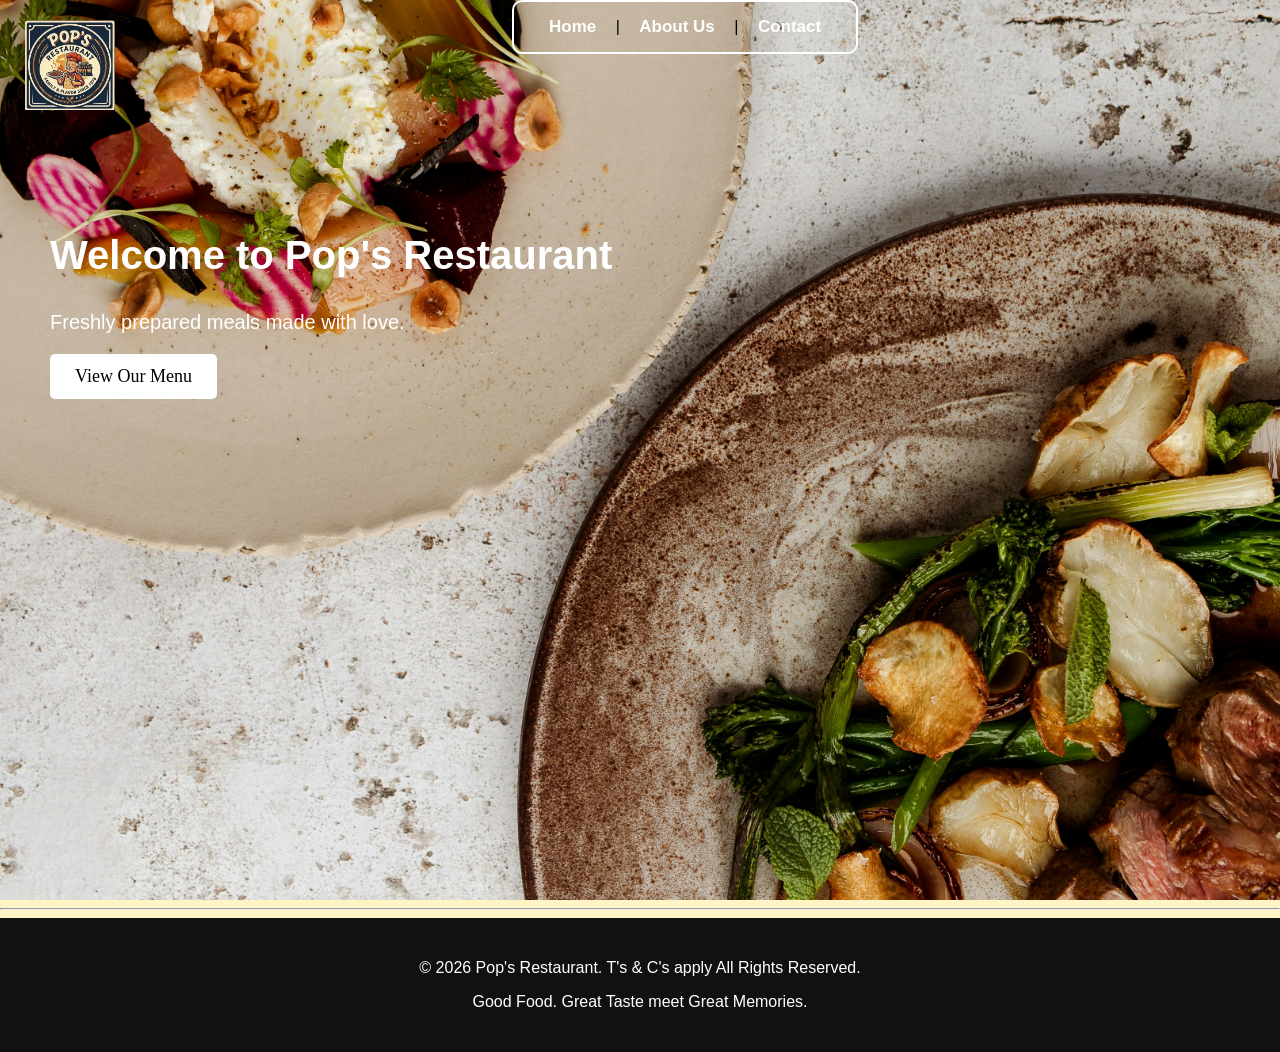
<file: index.html>
<!DOCTYPE html> 
<html lang="en"> 
 
<head> 
    <meta charset="UTF-8"> 
    <meta name="viewport" content="width=device-width, initial-scale=1.0"> 
    <title>Pop's Restaurant - Home</title> 
 
    <link rel="stylesheet" href="css/style.css"> 
</head> 
 
<body> 
 
    <!-- HOME BACKGROUND --> 
    <div class="home-background"> 
 
       <a href="Home.html">
    <img src="images/Logo.jpeg" alt="Pop's Restaurant Logo" class="logo">
</a> 
 
        <!-- NAVIGATION --> 
        <nav> 
            <a href="Home.html">Home</a> | 
            <a href="About Us.html">About Us</a> | 
            <a href="Contact.php">Contact</a> 
        </nav> 
 
        <!-- HOME --> 
        <section id="home"> 
 
            <h2>Welcome to Pop's Restaurant</h2> 
 
            <p> 
                Freshly prepared meals made with love. 
            </p> 
 
            <a href="menu.html">View Our Menu</a> 
 
        </section> 
 
    </div> 
 
    <hr> 
 
    <!-- FOOTER --> 
    <footer> 
 
        <p> 
            &copy; 2026 Pop's Restaurant. T's &amp; C's apply All Rights Reserved. 
        </p> 
 
        <p> 
            Good Food. Great Taste meet Great Memories. 
        </p> 
 
    </footer> 
 
</body> 
 
</html>
</file>
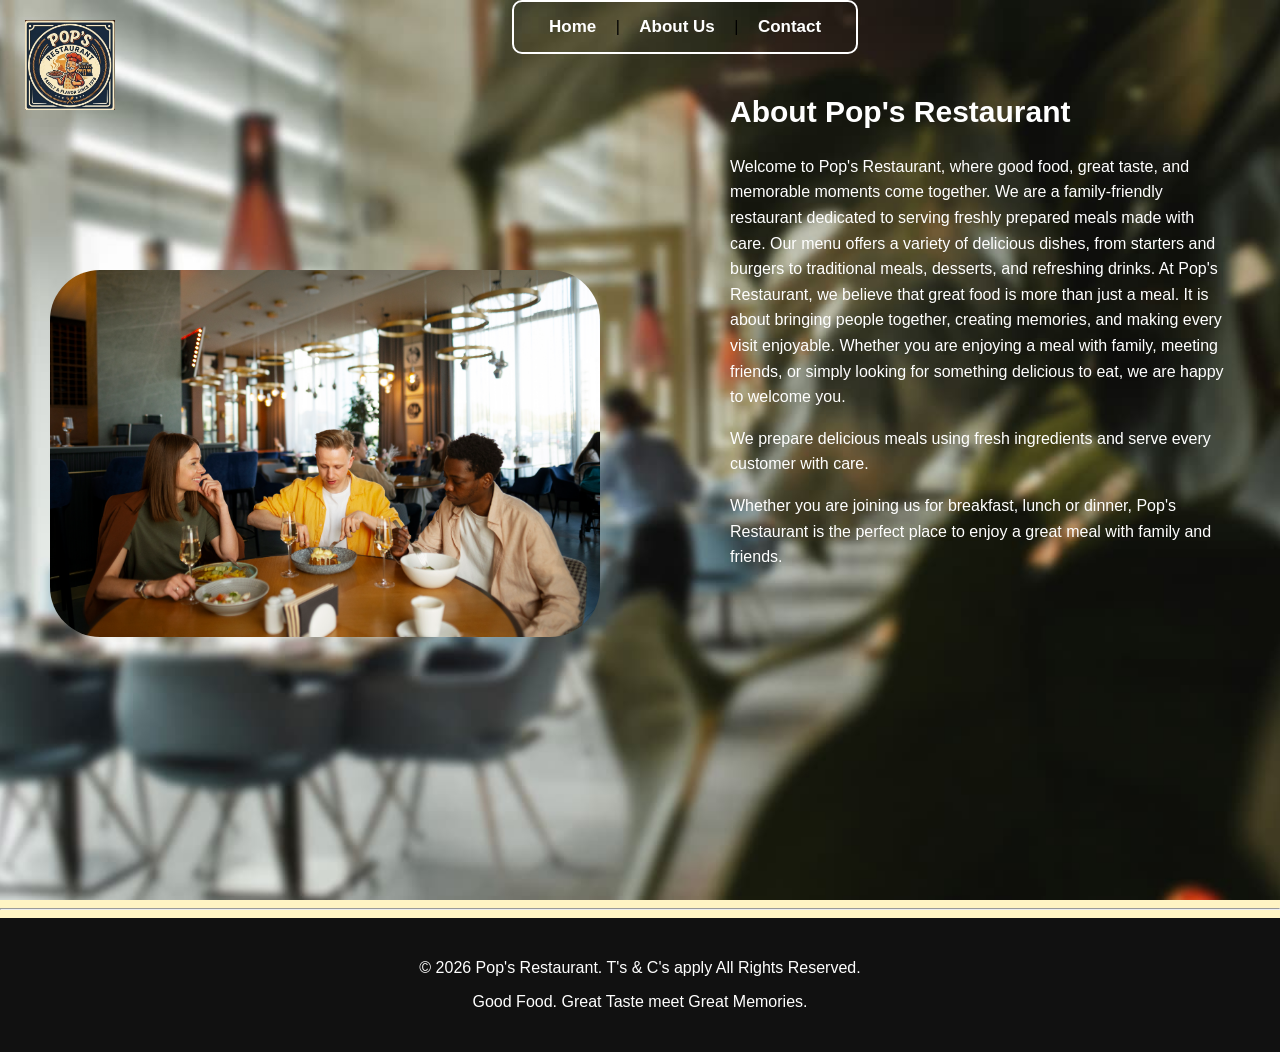
<file: About Us.html>
<!DOCTYPE html>
<html lang="en">

<head>
    <meta charset="UTF-8">
    <meta name="viewport" content="width=device-width, initial-scale=1.0">
    <title>Pop's Restaurant - About Us</title>

    <link rel="stylesheet" href="css/style.css">
</head>

<body>

    <!-- ABOUT BACKGROUND -->
    <div class="about-background">

        <img src="images/about_us.jpg" als="Pop's Resturant About" class="about">

        <a href="Home.html">
    <img src="images/Logo.jpeg" alt="Pop's Restaurant Logo" class="logo">
</a>

        <!-- NAVIGATION -->
        <nav>
            <a href="Home.html">Home</a> |
            <a href="About Us.html">About Us</a> |
            <a href="Contact.php">Contact</a>
        </nav>

        <!-- ABOUT US -->
        <section id="about">

            <h2>About Pop's Restaurant</h2>

            <p>
                Welcome to Pop's Restaurant, where good food, great taste, and memorable moments come together.

We are a family-friendly restaurant dedicated to serving freshly prepared meals made with care. Our menu offers a variety of delicious dishes, from starters and burgers to traditional meals, desserts, and refreshing drinks.

At Pop's Restaurant, we believe that great food is more than just a meal. It is about bringing people together, creating memories, and making every visit enjoyable.

Whether you are enjoying a meal with family, meeting friends, or simply looking for something delicious to eat, we are happy to welcome you.

            </p>

            <p>
                We prepare delicious meals using fresh ingredients and
                serve every customer with care.
            </p>

            <p>
                Whether you are joining us for breakfast, lunch or dinner,
                Pop's Restaurant is the perfect place to enjoy a great meal
                with family and friends.
            </p>

        </section>

    </div>

    <hr>

    <!-- FOOTER -->
    <footer>

        <p>
            &copy; 2026 Pop's Restaurant. T's &amp; C's apply All Rights Reserved.
        </p>

        <p>
            Good Food. Great Taste meet Great Memories.
        </p>

    </footer>

</body>

</html>
</file>
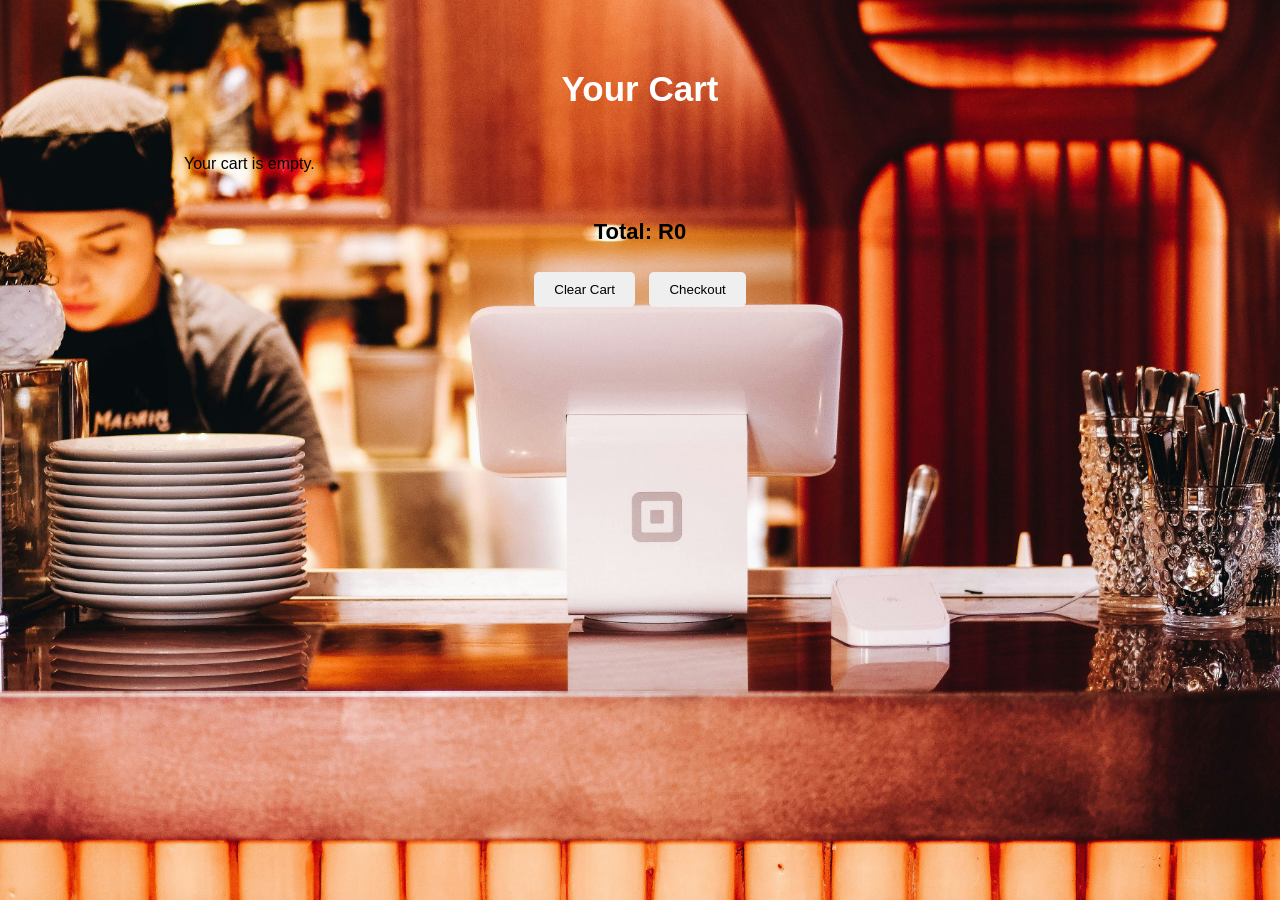
<file: Cart.html>
<!DOCTYPE html>
<html lang="en">

<head>

    <meta charset="UTF-8">

    <meta name="viewport" content="width=device-width, initial-scale=1.0">

    <title>Pop's Restaurant - Cart</title>

    <link rel="stylesheet" href="css/style.css">

</head>


<body>

    <!-- CART -->

    <section id="cart">

        <h2>Your Cart</h2>

        <!-- Items will appear here -->
        <div id="cart-items">

        </div>


        <!-- Total -->

        <h3>
            Total: R<span id="cart-total">0</span>
        </h3>


        <!-- Buttons -->

        <button id="clear-cart">
            Clear Cart
        </button>

        <button id="checkout">
            Checkout
        </button>


    </section>


    <!-- JAVASCRIPT -->

    <script src="JavaScript/script.js"></script>

</body>

</html>
</file>
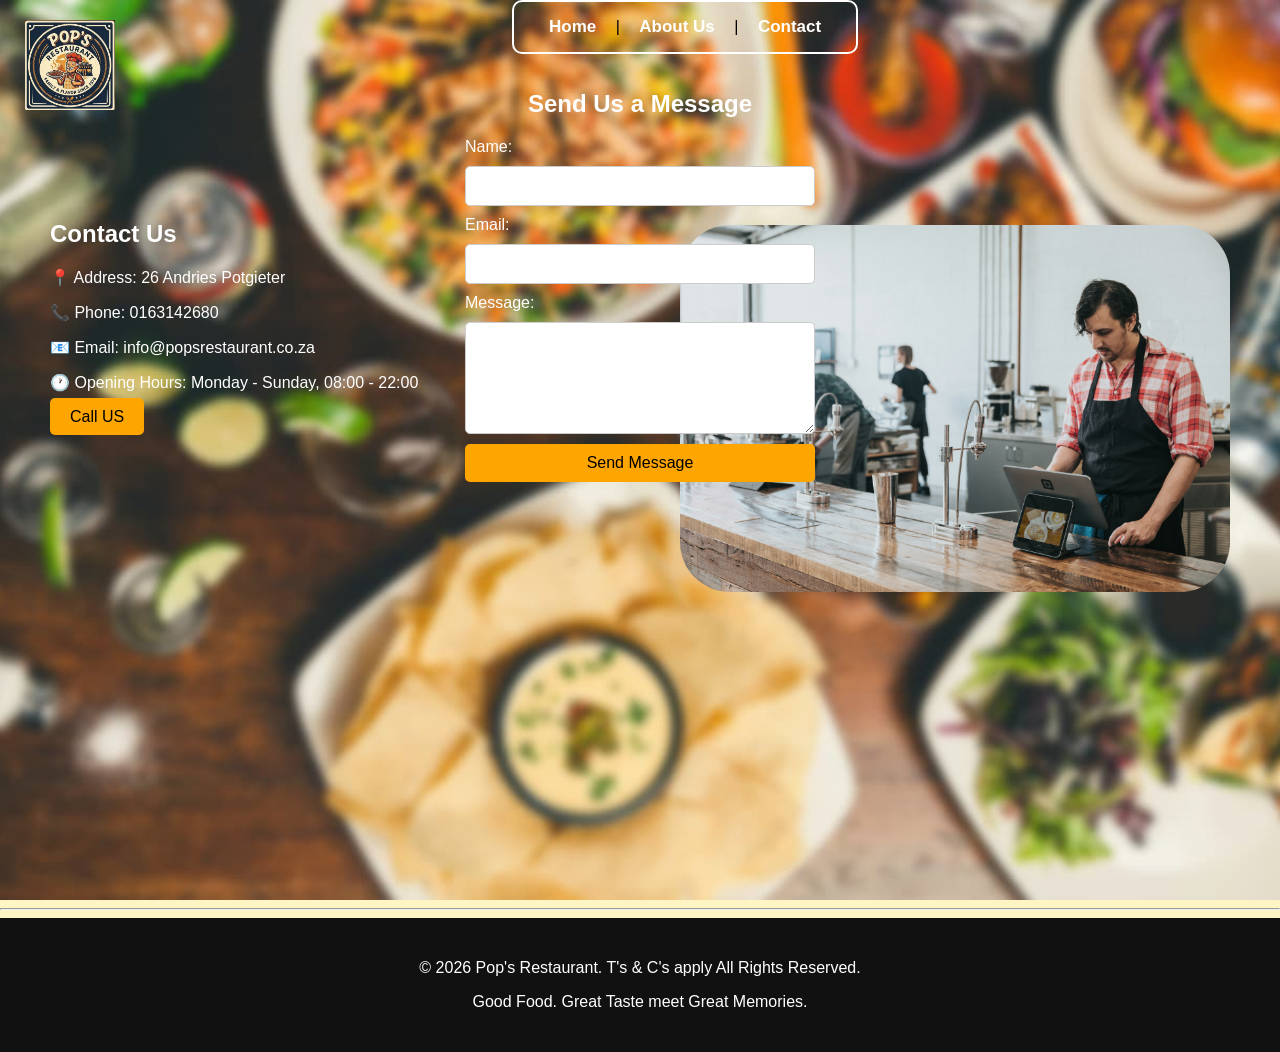
<file: Contact.html>
<!DOCTYPE html>
<html lang="en">

<head>
    <meta charset="UTF-8">
    <meta name="viewport" content="width=device-width, initial-scale=1.0">

    <title>Pop's Restaurant - Contact</title>

    <link rel="stylesheet" href="css/style.css">
</head>

<body>

    <!-- CONTACT BACKGROUND -->
    <div class="contact-background">

        <a href="Home.html">
            <img src="images/Logo.jpeg" alt="Pop's Restaurant Logo" class="logo">
        </a>

        <!-- NAVIGATION -->
        <nav>
            <a href="Home.html">Home</a> |
            <a href="About Us.html">About Us</a> |
            <a href="Contact.php">Contact</a>
        </nav>

        <!-- CONTACT IMAGE -->
        <div class="contact-image">
            <img src="images/contact.jpg" alt="Contact Image">
        </div>

        <!-- CONTACT DETAILS -->
        <section id="contact">

            <h2>Contact Us</h2>

            <p>📍 Address: 26 Andries Potgieter</p>

            <p>📞 Phone: 0163142680</p>

            <p>📧 Email: info@popsrestaurant.co.za</p>

            <p>🕐 Opening Hours: Monday - Sunday, 08:00 - 22:00</p>

            <p>
                <a href="tel:0163142680">Call US</a>
            </p>

        </section>


        <!-- CONTACT FORM -->
        <section id="contact-form">

            <h2>Send Us a Message</h2>



            <form action="Contact.php" method="POST">

                <label for="name">Name:</label>

                <input
                    type="text"
                    id="name"
                    name="name"
                    required
                >


                <label for="email">Email:</label>

                <input
                    type="email"
                    id="email"
                    name="email"
                    required
                >


                <label for="message">Message:</label>

                <textarea
                    id="message"
                    name="message"
                    rows="5"
                    required
                ></textarea>


                <button type="submit">Send Message</button>

            </form>

        </section>

    </div>


    <hr>


    <!-- FOOTER -->
    <footer>

        <p>
            &copy; 2026 Pop's Restaurant. T's &amp; C's apply All Rights Reserved.
        </p>

        <p>
            Good Food. Great Taste meet Great Memories.
        </p>

    </footer>

</body>

</html>
</file>
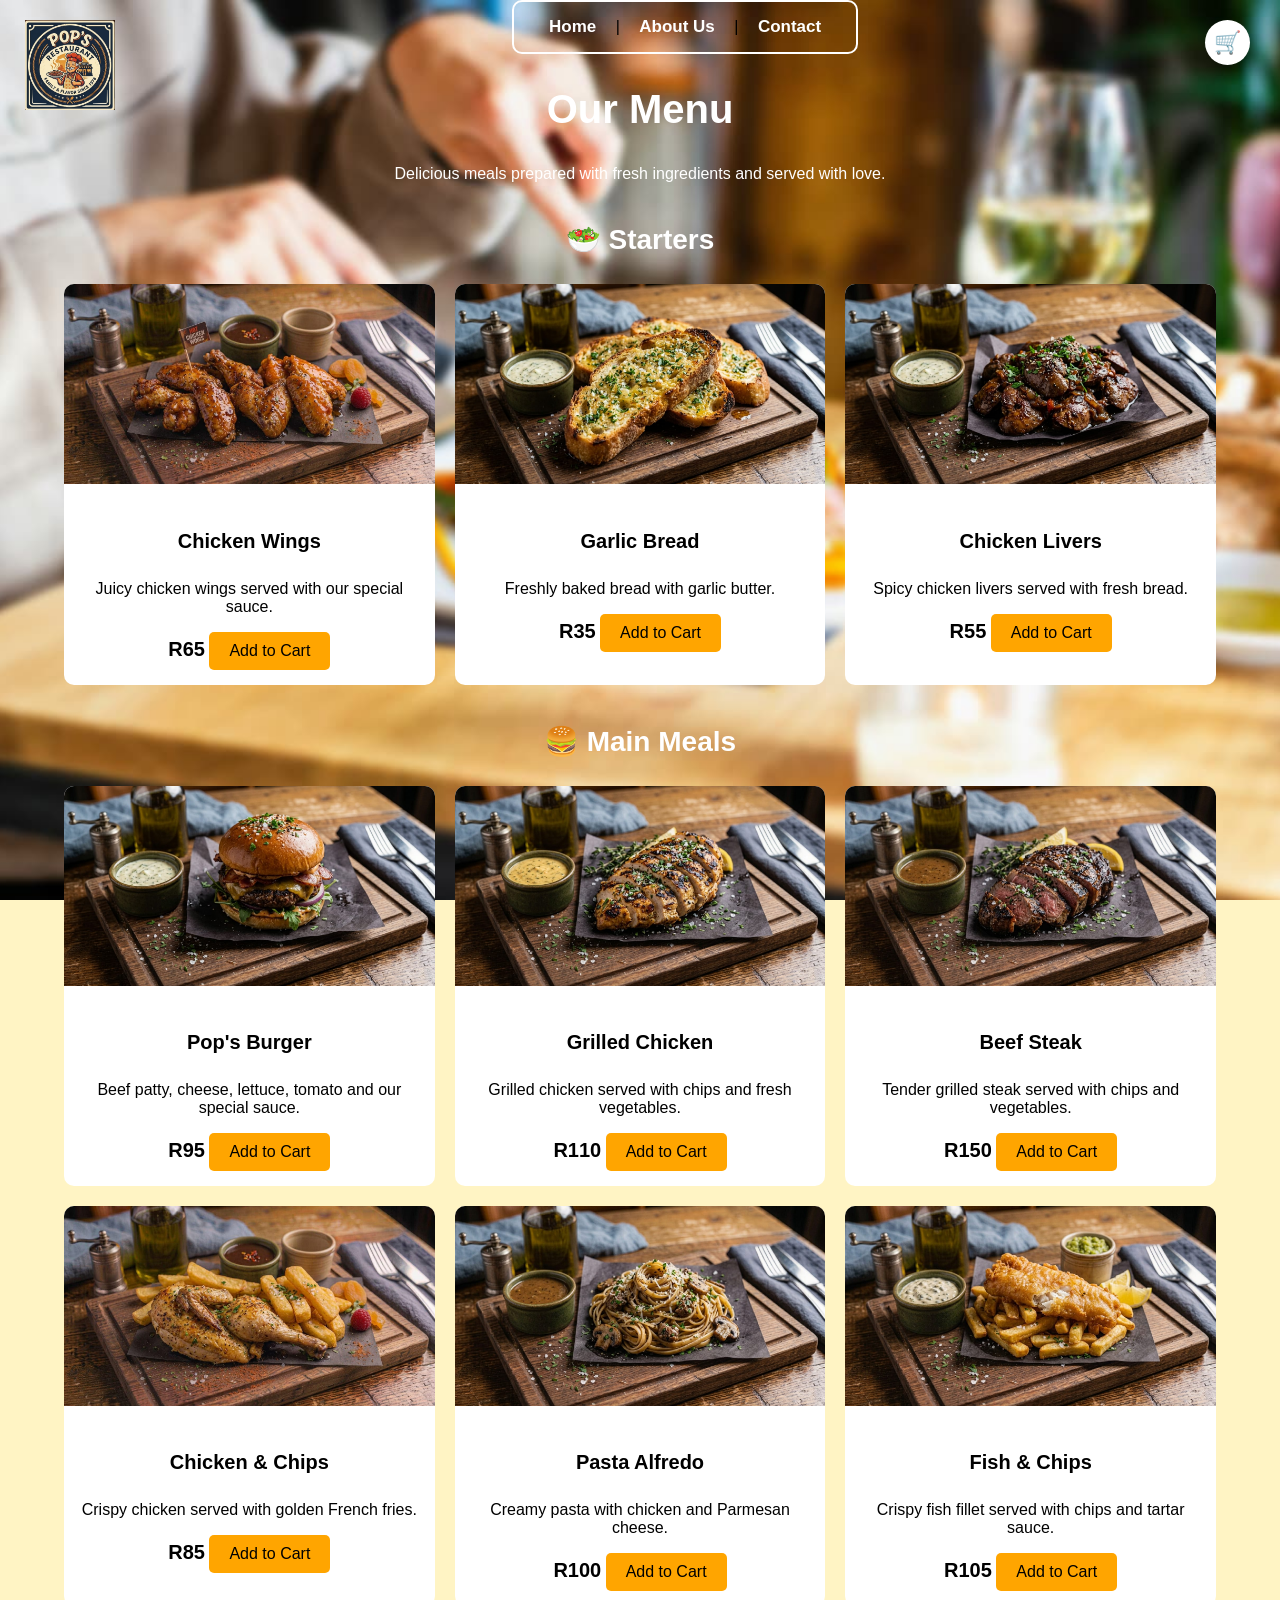
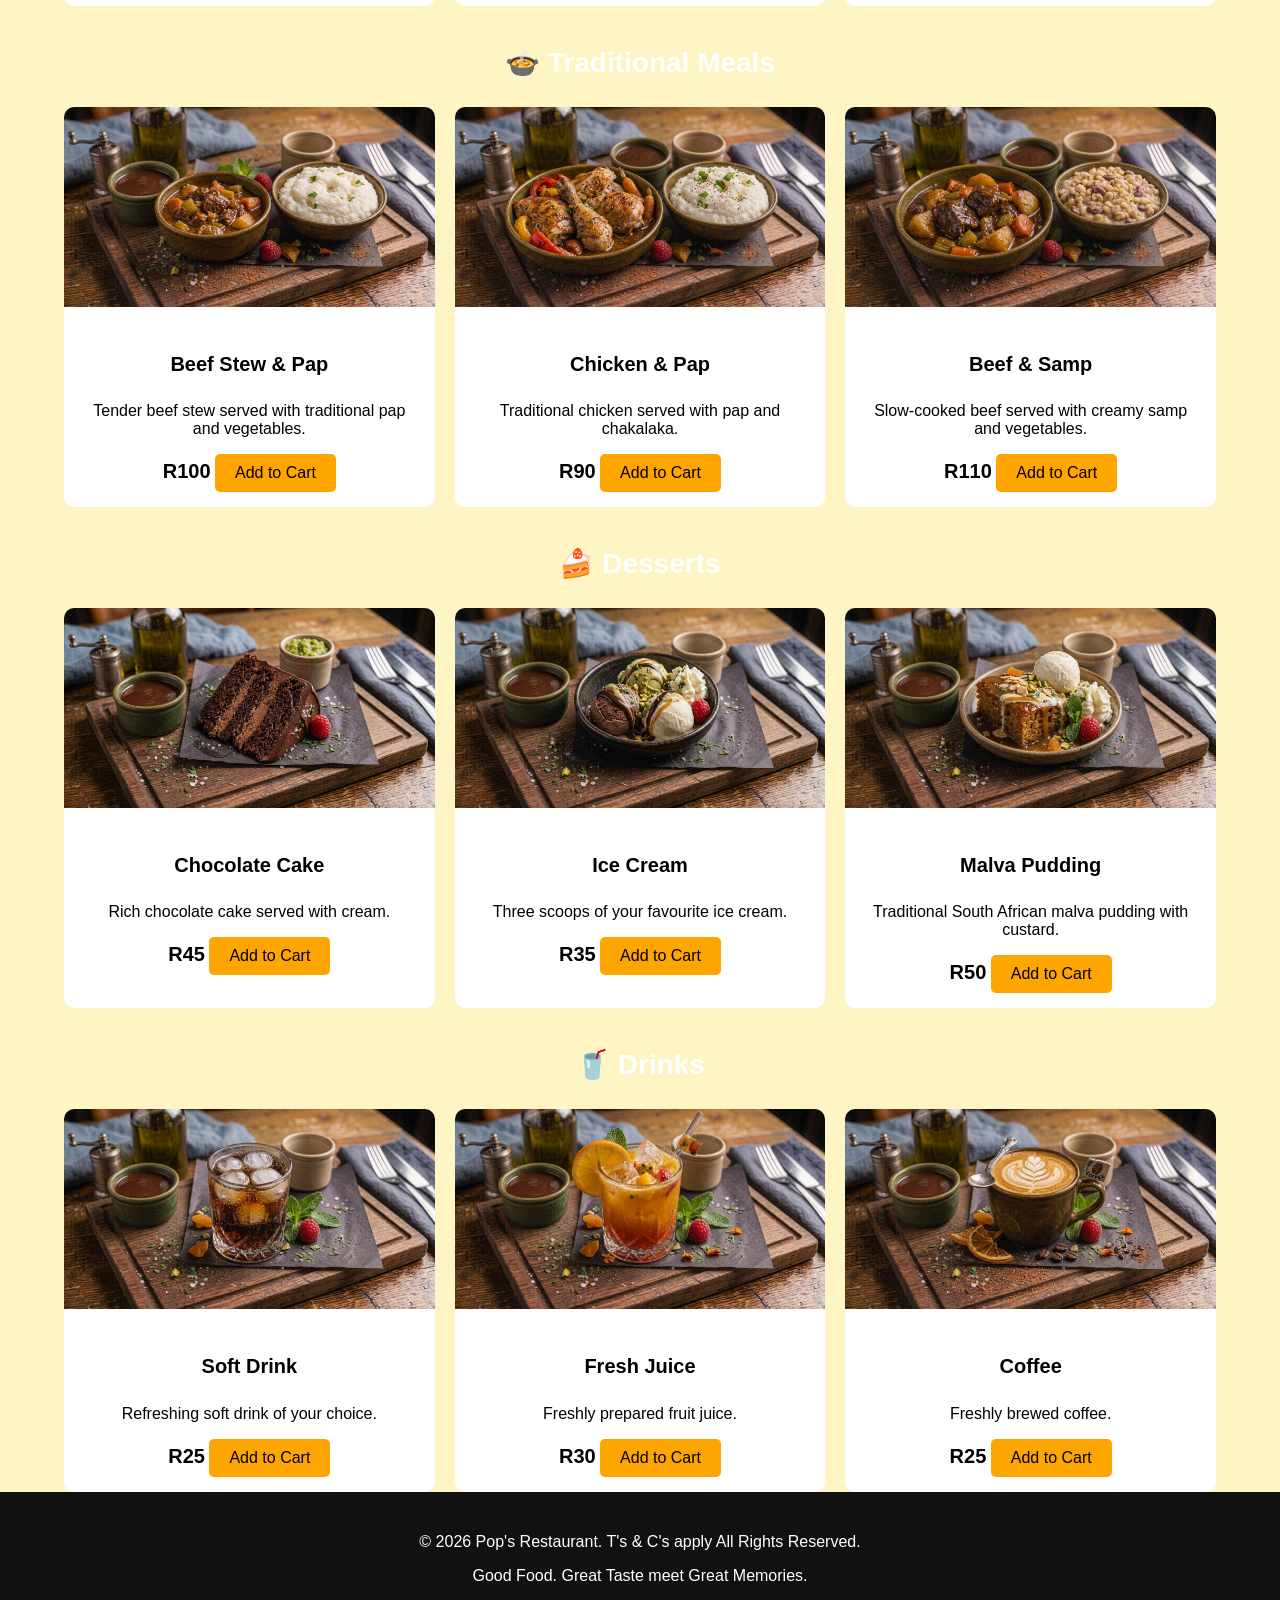
<file: Menu.html>
<!DOCTYPE html>
<html lang="en">

<head>
    <meta charset="UTF-8">
    <meta name="viewport" content="width=device-width, initial-scale=1.0">

    <title>Pop's Restaurant - Menu</title>

    <link rel="stylesheet" href="css/style.css">
</head>

<body>

    <!-- MENU BACKGROUND -->
    <div class="menu-background">

        <a href="Home.html">
    <img src="images/Logo.jpeg" alt="Pop's Restaurant Logo" class="logo">
</a>


    <a href="Cart.html" class="cart-button">
        🛒
    </a>
    <div class="menu-overlay"></div>

        <!-- NAVIGATION -->
        <nav>
            <a href="Home.html">Home</a> |
            <a href="About Us.html">About Us</a> |
            <a href="Contact.php">Contact</a>
        </nav>


        <!-- MENU -->
        <section id="menu">

            <h2>Our Menu</h2>

            <p class="menu-intro">
                Delicious meals prepared with fresh ingredients and served
                with love.
            </p>


            <!-- =========================
                 STARTERS
            ========================== -->

            <h3>🥗 Starters</h3>

            <div class="menu-grid">

                <div class="menu-card">

                    <img src="images/Wings.jpeg"
                        alt="Chicken Wings">

                    <div class="menu-card-content">

                        <h4>Chicken Wings</h4>

                        <p>
                            Juicy chicken wings served with our special sauce.
                        </p>

                        <strong>R65</strong>
                        <button class="add-to-cart">Add to Cart</button>

                    </div>

                </div>


                <div class="menu-card">

                    <img src="images/Bread.jpeg"
                        alt="Garlic Bread">

                    <div class="menu-card-content">

                        <h4>Garlic Bread</h4>

                        <p>
                            Freshly baked bread with garlic butter.
                        </p>

                        <strong>R35</strong>
                        <button class="add-to-cart">Add to Cart</button>

                    </div>

                </div>


                <div class="menu-card">

                    <img src="images/Livers.jpeg"
                        alt="Chicken Livers">

                    <div class="menu-card-content">

                        <h4>Chicken Livers</h4>

                        <p>
                            Spicy chicken livers served with fresh bread.
                        </p>

                        <strong>R55</strong>
                        <button class="add-to-cart">Add to Cart</button>

                    </div>

                </div>

            </div>


            <!-- =========================
                 MAIN MEALS
            ========================== -->

            <h3>🍔 Main Meals</h3>

            <div class="menu-grid">

                <div class="menu-card">

                    <img src="images/Burger.jpeg"
                        alt="Pop's Burger">

                    <div class="menu-card-content">

                        <h4>Pop's Burger</h4>

                        <p>
                            Beef patty, cheese, lettuce, tomato and our
                            special sauce.
                        </p>

                        <strong>R95</strong>
                        <button class="add-to-cart">Add to Cart</button>
                    </div>

                </div>


                <div class="menu-card">

                    <img src="images/Grilled.jpeg"
                        alt="Grilled Chicken">

                    <div class="menu-card-content">

                        <h4>Grilled Chicken</h4>

                        <p>
                            Grilled chicken served with chips and fresh
                            vegetables.
                        </p>

                        <strong>R110</strong>
                        <button class="add-to-cart">Add to Cart</button>
                    </div>

                </div>


                <div class="menu-card">

                    <img src="images/Steak.jpeg"
                        alt="Beef Steak">

                    <div class="menu-card-content">

                        <h4>Beef Steak</h4>

                        <p>
                            Tender grilled steak served with chips and
                            vegetables.
                        </p>

                        <strong>R150</strong>
                        <button class="add-to-cart">Add to Cart</button>

                    </div>

                </div>


                <div class="menu-card">

                    <img src="images/Chicken-chips.jpeg"
                        alt="Chicken and Chips">

                    <div class="menu-card-content">

                        <h4>Chicken &amp; Chips</h4>

                        <p>
                            Crispy chicken served with golden French fries.
                        </p>

                        <strong>R85</strong>
                        <button class="add-to-cart">Add to Cart</button>

                    </div>

                </div>


                <div class="menu-card">

                    <img src="images/Pasta.jpeg"
                        alt="Pasta Alfredo">

                    <div class="menu-card-content">

                        <h4>Pasta Alfredo</h4>

                        <p>
                            Creamy pasta with chicken and Parmesan cheese.
                        </p>

                        <strong>R100</strong>
                        <button class="add-to-cart">Add to Cart</button>

                    </div>

                </div>


                <div class="menu-card">

                    <img src="images/Fish.jpeg"
                        alt="Fish and Chips">

                    <div class="menu-card-content">

                        <h4>Fish &amp; Chips</h4>

                        <p>
                            Crispy fish fillet served with chips and
                            tartar sauce.
                        </p>

                        <strong>R105</strong>
                        <button class="add-to-cart">Add to Cart</button>

                    </div>

                </div>

            </div>


            <!-- =========================
                 TRADITIONAL MEALS
            ========================== -->

            <h3>🍲 Traditional Meals</h3>

            <div class="menu-grid">

                <div class="menu-card">

                    <img src="images/Beef-pap.jpeg"
                        alt="Beef Stew and Pap">

                    <div class="menu-card-content">

                        <h4>Beef Stew &amp; Pap</h4>

                        <p>
                            Tender beef stew served with traditional pap
                            and vegetables.
                        </p>

                        <strong>R100</strong>
                        <button class="add-to-cart">Add to Cart</button>

                    </div>

                </div>


                <div class="menu-card">

                    <img src="images/Chicken-pap.jpeg"
                        alt="Chicken and Pap">

                    <div class="menu-card-content">

                        <h4>Chicken &amp; Pap</h4>

                        <p>
                            Traditional chicken served with pap and
                            chakalaka.
                        </p>

                        <strong>R90</strong>
                        <button class="add-to-cart">Add to Cart</button>

                    </div>

                </div>


                <div class="menu-card">

                    <img src="images/Beef-samp.jpeg"
                        alt="Beef and Samp">

                    <div class="menu-card-content">

                        <h4>Beef &amp; Samp</h4>

                        <p>
                            Slow-cooked beef served with creamy samp
                            and vegetables.
                        </p>

                        <strong>R110</strong>
                        <button class="add-to-cart">Add to Cart</button>

                    </div>

                </div>

            </div>


            <!-- =========================
                 DESSERTS
            ========================== -->

            <h3>🍰 Desserts</h3>

            <div class="menu-grid">

                <div class="menu-card">

                    <img src="images/Cake.jpeg"
                        alt="Chocolate Cake">

                    <div class="menu-card-content">

                        <h4>Chocolate Cake</h4>

                        <p>
                            Rich chocolate cake served with cream.
                        </p>

                        <strong>R45</strong>
                        <button class="add-to-cart">Add to Cart</button>

                    </div>

                </div>


                <div class="menu-card">

                    <img src="images/Ice cream.jpeg"
                        alt="Ice Cream">

                    <div class="menu-card-content">

                        <h4>Ice Cream</h4>

                        <p>
                            Three scoops of your favourite ice cream.
                        </p>

                        <strong>R35</strong>
                        <button class="add-to-cart">Add to Cart</button>

                    </div>

                </div>


                <div class="menu-card">

                    <img src="images/Pudding.jpeg"
                        alt="Malva Pudding">

                    <div class="menu-card-content">

                        <h4>Malva Pudding</h4>

                        <p>
                            Traditional South African malva pudding
                            with custard.
                        </p>

                        <strong>R50</strong>
                        <button class="add-to-cart">Add to Cart</button>

                    </div>

                </div>

            </div>


            <!-- =========================
                 DRINKS
            ========================== -->

            <h3>🥤 Drinks</h3>

            <div class="menu-grid">

                <div class="menu-card">

                    <img src="images/Soft drink.jpeg"
                        alt="Soft Drink">

                    <div class="menu-card-content">

                        <h4>Soft Drink</h4>

                        <p>
                            Refreshing soft drink of your choice.
                        </p>

                        <strong>R25</strong>
                        <button class="add-to-cart">Add to Cart</button>

                    </div>

                </div>


                <div class="menu-card">

                    <img src="images/Juice.jpeg"
                        alt="Fresh Juice">

                    <div class="menu-card-content">

                        <h4>Fresh Juice</h4>

                        <p>
                            Freshly prepared fruit juice.
                        </p>

                        <strong>R30</strong>
                        <button class="add-to-cart">Add to Cart</button>
                    </div>

                </div>


                <div class="menu-card">

                    <img src="images/Coffee.jpeg"
                        alt="Coffee">

                    <div class="menu-card-content">

                        <h4>Coffee</h4>

                        <p>
                            Freshly brewed coffee.
                        </p>

                        <strong>R25</strong>
                        <button class="add-to-cart">Add to Cart</button>
                    </div>

                </div>

            </div>

        </section>

    </div>


    <!-- FOOTER -->

    <footer>

        <p>
            &copy; 2026 Pop's Restaurant.
            T's &amp; C's apply All Rights Reserved.
        </p>

        <p>
            Good Food. Great Taste meet Great Memories.
        </p>

    </footer>

    <script src="JavaScript/script.js"></script>

</body>

</html>
</file>
<file: css/style.css>
/* =========================
   GENERAL PAGE
========================= */

body {
    margin: 0;
    font-family: Arial, sans-serif;
    background-color: #fff4c4;
}


/* =========================
   HOME BACKGROUND
========================= */

.home-background {
    min-height: 100vh;

    background-image: url("../images/HomePage.jpg");
    background-size: cover;
    background-position: center;
    background-repeat: no-repeat;

    position: relative;

    animation: homeZoom 2s ease-in infinite alternate;

}

@keyframes homeZoom {

    from {
        background-size: 100%;
    }

    to {
        background-size: 115%;
    }

}

/* =========================
   HOME TEXT
========================= */

#home {
    position: absolute;
    left: 50px;
    top: 200px;

    color: white;
}

#home h2 {
    font-size: 40px;
}

#home p {
    font-size: 20px;
}


/* =========================
   MENU BUTTON
========================= */

#home a {
    display: inline-block;
    background-color: white;
    font-family: cheetah;
    color: black;
    padding: 12px 25px;
    text-decoration: none;
    border-radius: 5px;
    font-size: 18px;
    transition: 0.3s ease;
}

#home a:hover {
    background-color: #ece488;
    transform: scale(1.1);
}


/* =========================
   NAVIGATION
========================= */

nav {
    text-align: center;
    padding: 15px 20px;
    border: 2px solid white;
    border-radius: 10px;
    width: fit-content;
    margin-left: 40%;
}

nav a {
    color: rgb(255, 255, 255);
    text-decoration: none;
    font-size: 17px;
    font-weight: bold;
    margin: 0 15px;
    display: inline-block;
    transition: 0.3s ease;
}

nav a:hover {
    color: #ece488;
    transform: translateX(-20px);
}

.menu-background {
    min-height: 100vh;
    width: 100%;

    background-image: url("../images/menu_background.jpeg");
    background-size: cover;
    background-position: center;
    background-repeat: no-repeat;

    background-attachment: fixed;
}

/* MENU */

#menu {
    width: 90%;
    margin: auto;
    text-align: center;
    color: white;
}

#menu h2 {
    font-size: 40px;
}

#menu h3 {
    font-size: 28px;
    margin-top: 40px;
}

/* MENU CARDS */

.menu-grid {
    display: grid;
    grid-template-columns: repeat(3, 1fr);
    gap: 20px;
}

.menu-card {
    background-color: white;
    color: black;
    border-radius: 10px;
    overflow: hidden;
    transition: transform 0.3s ease, box-shadow 0.3s ease;
}

.menu-card:hover {
    transform: scale(1.08) translateY(-5px);
    box-shadow: 0 10px 25px rgba(0, 0, 0, 0.25);
}

.menu-card img {
    width: 100%;
    height: 200px;
    object-fit: cover;
}

.menu-card-content {
    padding: 15px;
}

.menu-card-content h4 {
    font-size: 20px;
}

.menu-card-content strong {
    font-size: 20px;
}

.add-to-cart {
    padding: 10px 20px;
    border: none;
    border-radius: 5px;
    background-color: orange;
    color: black;
    font-size: 16px;
    cursor: pointer;
    transition: 0,5s ease;
}

.add-to-cart:hover {
    background-color: darkorange;
    transform: scale(1.1);
}


/* =========================
   CONTACT
========================= */

.contact-background {
    min-height: 100vh;
    position: relative;

    background-image: url("../images/Contact_background.jpeg");
    background-size: cover;
    background-position: center;
    background-repeat: no-repeat;

    width: 100%;
}


/* =========================
   CONTACT IMAGE
========================= */

.contact-image {
    position: absolute;
    right: 50px;
    top: 25%;

    animation: contactImageSlide 1.5s ease-out;
}

@keyframes contactImageSlide {

    from {
        transform: translateX(-100%);
        opacity: 0;
    }

    to {
        transform: translateX(0);
        opacity: 1;
    }

}

.contact-image img {
    width: 550px;
    border-radius: 50px;
}


/* =========================
   CONTACT DETAILS
========================= */

#contact {
    position: absolute;

    left: 50px;
    top: 200px;

    width: 400px;

    color: #ffffff;

    animation: contactTextSlide 1.5s ease-out;
}

@keyframes contactTextSlide {

    from {
        transform: translateX(100%);
        opacity: 0;
    }

    to {
        transform: translateX(0);
        opacity: 1;
    }

}


/* =========================
   CALL US BUTTON
========================= */

#contact p a {
    padding: 10px 20px;

    border: none;
    border-radius: 5px;

    background-color: orange;
    color: black;

    transition: 0.3s;

    text-decoration: none;
}

#contact p a:hover {
    background-color: darkorange;
}


/* =========================
   CONTACT FORM
========================= */

#contact-form {
    position: absolute;

    left: 50%;
    top: 70px;

    transform: translateX(-50%);

    width: 350px;

    color: #ffffff;

    z-index: 5;
}

#contact-form h2 {
    text-align: center;
}

#contact-form form {
    display: flex;

    flex-direction: column;

    gap: 10px;
}

#contact-form input,
#contact-form textarea {
    width: 100%;

    padding: 10px;

    box-sizing: border-box;

    border: 1px solid #ccc;

    border-radius: 5px;

    font-size: 16px;
}

#contact-form textarea {
    resize: vertical;
}

#contact-form button {
    padding: 10px;

    border: none;

    border-radius: 5px;

    background-color: orange;

    color: black;

    font-size: 16px;

    cursor: pointer;
}

#contact-form button:hover {
    background-color: darkorange;
}


/* =========================
   ABOUT BACKGROUND
========================= */

.about-background {
    min-height: 100vh;

    background-image: url("../images/AboutUS_background.jpeg");
    background-size: cover;
    background-position: center;
    background-repeat: no-repeat;

    position: relative;

    width: 100%;
    height: 100vh;
    position: relative;
}

.success-message {
    text-align: center;
    background-color: white;
    color: green;
    padding: 10px;
    border-radius: 5px;
    margin-bottom: 15px;
}


/* =========================
   ABOUT IMAGE
========================= */

.about {
    position: absolute;
    left: 50px;
    top: 30%;
    border-radius: 50px;

    width: 550px;
    animation: slideFromLeft 1.5s ease-out;
}

@keyframes slideFromLeft {

    from {
        transform: translateX(-100%);
        opacity: 0;
    }

    to {
        transform: translateX(0);
        opacity: 1;
    }

}

/* =========================
   ABOUT TEXT
========================= */

#about {
    position: absolute;
    right: 50px;
    top: 70px;

    width: 500px;

    color: rgb(255, 255, 255);
    animation: slideFromRight 1.5s ease-out;
}

@keyframes slideFromRight {

    from {
        transform: translateX(100%);
        opacity: 0;
    }

    to {
        transform: translateX(0);
        opacity: 1;
    }

}

#about h2 {
    font-size: 30px;
}

#about p {
    font-size: 16px;
    line-height: 1.6;
}


.logo {
    position: absolute;
    top: 20px;
    left: 25px;

    width: 90px;
    height: 90px;

    object-fit: contain;
    z-index: 3;

    transition: 0.3s ease;
}

.logo:hover {
    transform: scale(1.1);
}

.cart-button {
    width: 45px;
    height: 45px;

    border-radius: 50%;
    background-color: white;

    display: flex;
    justify-content: center;
    align-items: center;
    text-decoration: none;

    font-size: 22px;
    cursor: pointer;

    position: absolute;
    top: 20px;
    right: 30px;

    z-index: 3;
}

/* =========================
   FOOTER
========================= */

footer {
    background-color: #111;
    color: white;
    text-align: center;

    padding: 25px;

    margin-top: 0;
    position: relative;
    z-index: 2;
}

/* =========================
   CART
========================= */

#cart {
    width: 90%;
    margin: 50px auto;
    text-align: center;
    color: #000000;
}

#cart h2 {
    font-size: 35px;
    margin-bottom: 30px;
    color: #ffffff;
}


/* =========================
   CART GRID
========================= */

#cart-items {
    display: grid;
    grid-template-columns: repeat(3, 1fr);
    gap: 20px;

    width: 100%;
    margin: 30px auto;
}


/* =========================
   CART ITEM
========================= */

.cart-item {
    background-color: white;

    padding: 15px;

    border-radius: 10px;

    text-align: center;

    box-shadow: 0 3px 10px rgba(0, 0, 0, 0.15);
}


/* =========================
   CART IMAGE
========================= */

.cart-item img {
    width: 120px;
    height: 100px;

    object-fit: cover;

    border-radius: 8px;
}


/* =========================
   CART INFORMATION
========================= */

.cart-item-info {
    margin-top: 10px;
}

.cart-item-info h3 {
    margin: 5px 0;
}

.cart-item-info p {
    margin: 5px 0 12px;

    font-weight: bold;
}


/* =========================
   REMOVE BUTTON
========================= */

.cart-item-info button {
    padding: 8px 15px;

    border: none;

    border-radius: 5px;

    cursor: pointer;
}


/* =========================
   TOTAL
========================= */

#cart h3 {
    font-size: 22px;

    margin-top: 30px;
}


/* =========================
   CART BUTTONS
========================= */

#clear-cart,
#checkout {
    padding: 10px 20px;

    margin: 5px;

    border: none;

    border-radius: 5px;

    cursor: pointer;
}


/* =========================
   SMALL SCREENS
========================= */

@media (max-width: 800px) {

    #cart-items {
        grid-template-columns: repeat(2, 1fr);
    }

}


@media (max-width: 500px) {

    #cart-items {
        grid-template-columns: 1fr;
    }

}

#cart {
        min-height: 100vh;
        width: 100%;
        margin: 0;
        padding: 40px 5%;
    
        background-image: url(../images/cart_background.jpg);
        background-size: cover;
        background-position: center;
        background-repeat: no-repeat;
    
        background-attachment: fixed;
        box-sizing: border-box;
}
</file>
